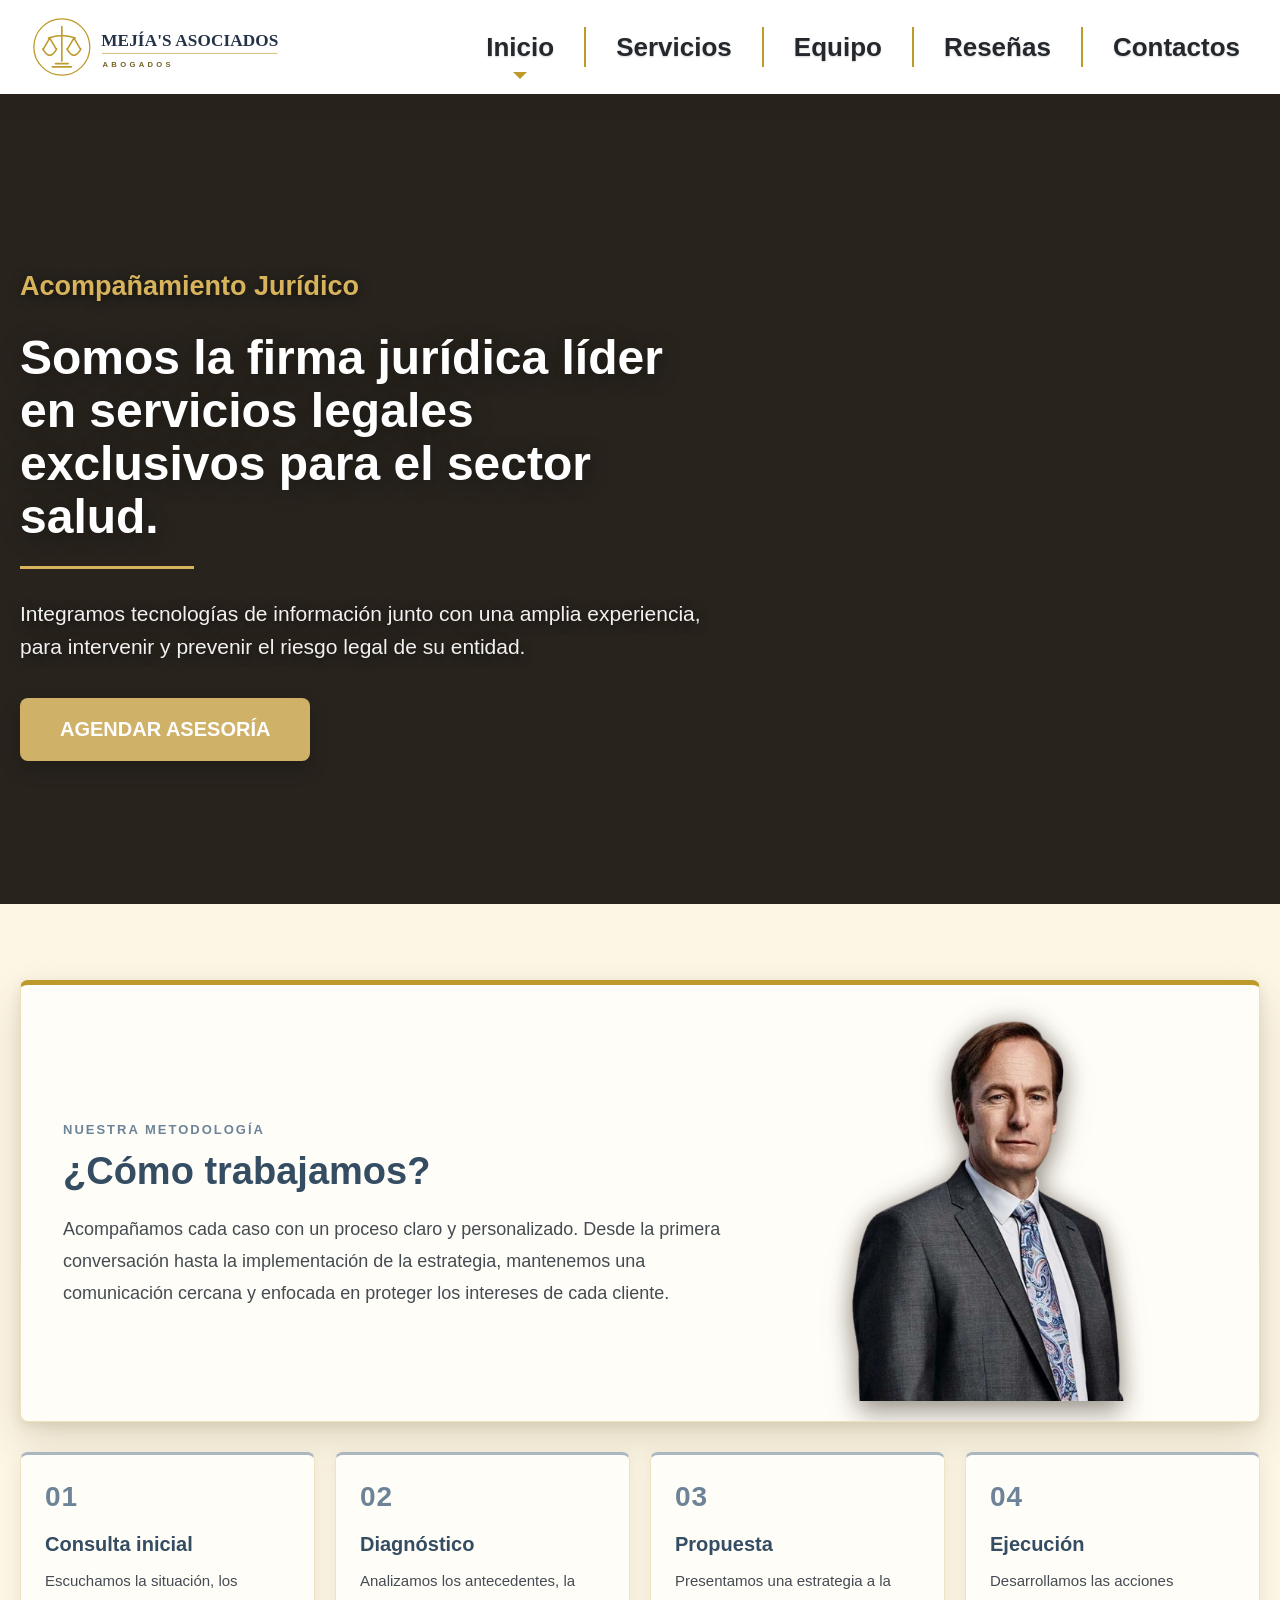
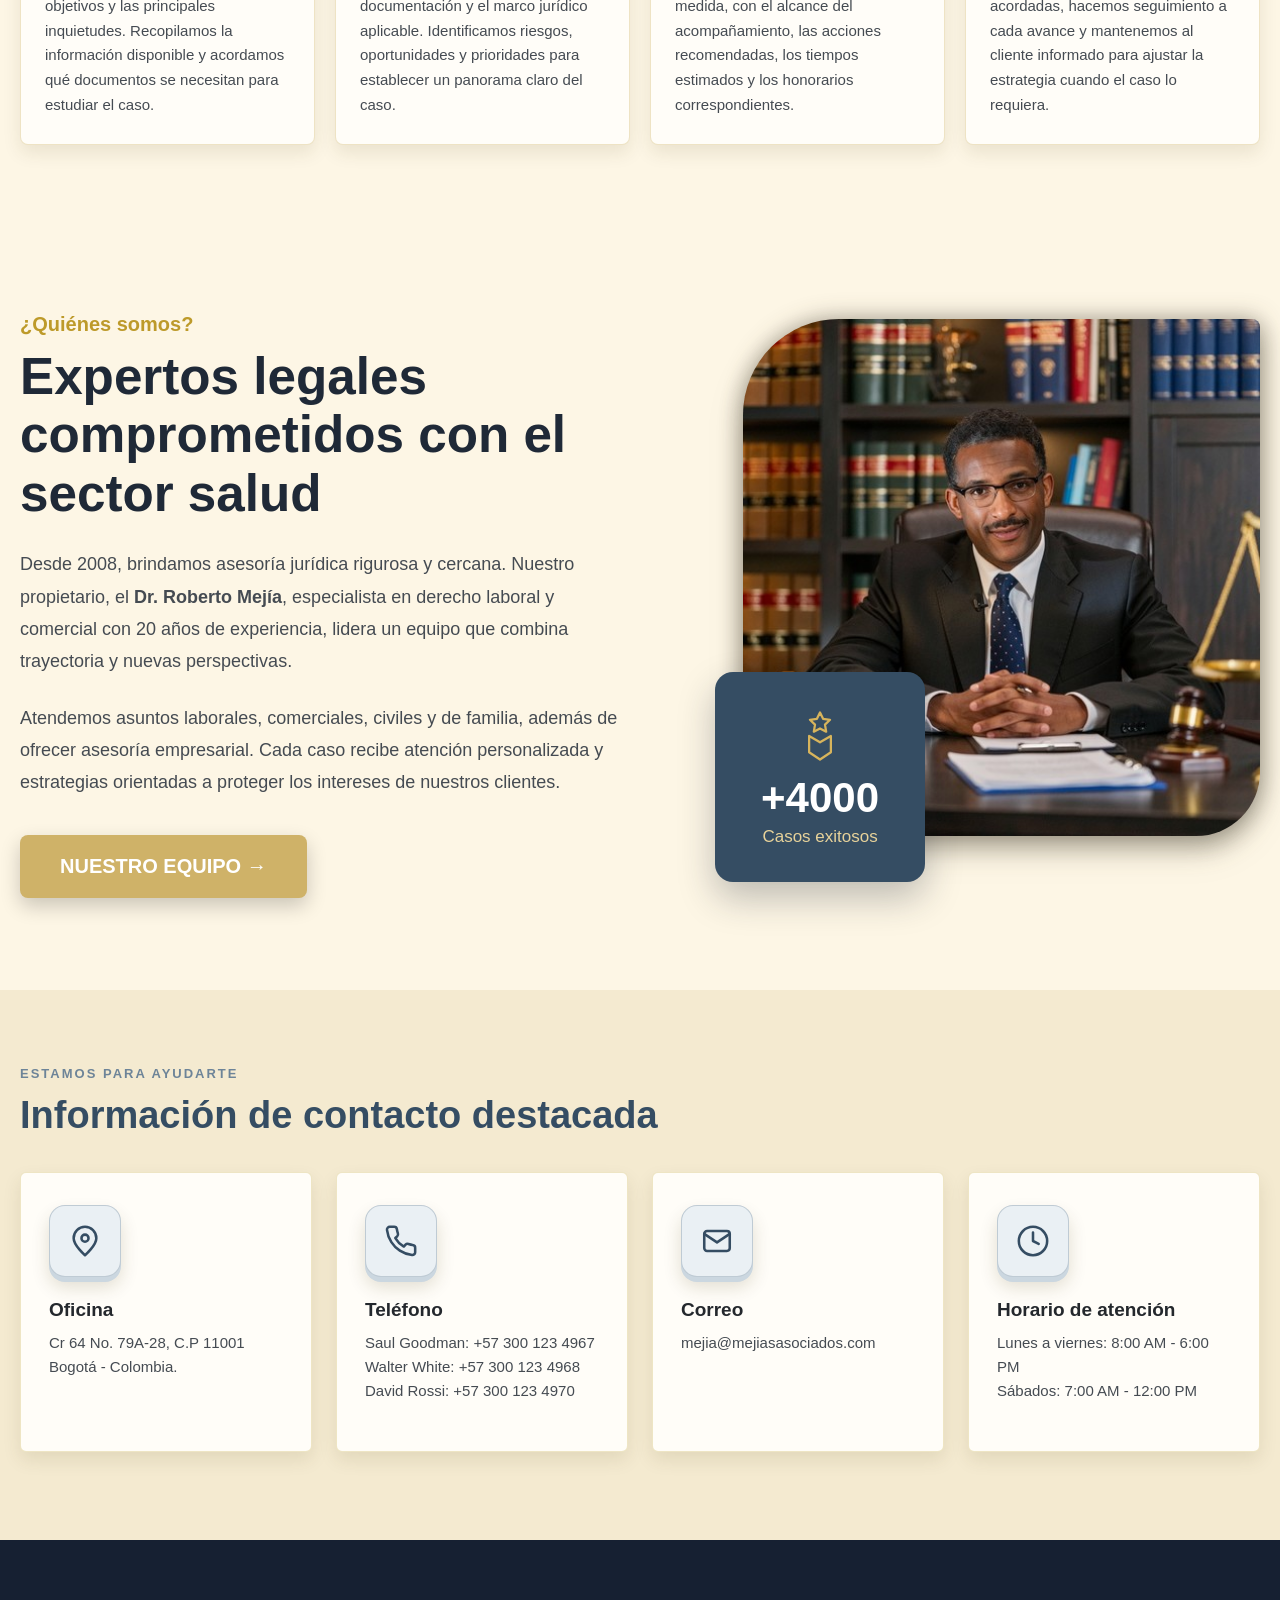
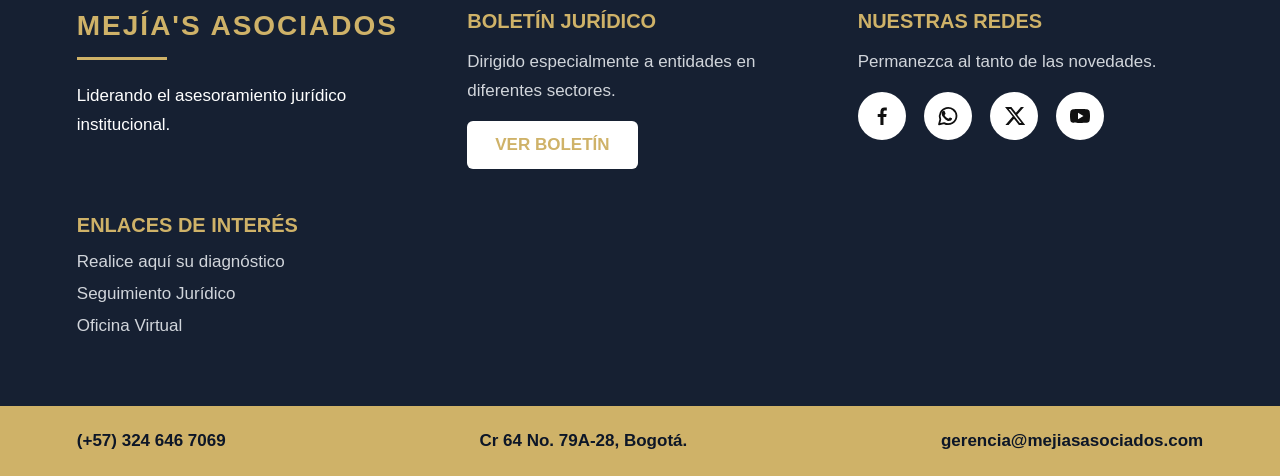
<file: index.html>
<!DOCTYPE html>
<html lang="en">

<head>
    <meta charset="UTF-8">
    <meta name="viewport" content="width=device-width, initial-scale=1.0">
    <title>Mejia's Asociados - Abogados</title>
    <link rel="stylesheet" href="inicio.css">
</head>

<body class="background-video">
    <div class="contenedorPrincipal">
        <div class="barraNavegacion-1-1">
            <img class="img-logoPrincipal" src="./Imagenes/logo-mejias-asociados.svg" alt="Mejía's Asociados Abogados">
            <input class="menu-toggle" type="checkbox" id="menu-toggle" aria-label="Abrir menú de navegación">
            <label class="boton-menu" for="menu-toggle" aria-controls="menu-navegacion">
                <span></span>
                <span></span>
                <span></span>
            </label>
            <div class="barraNavegacion-1-2" id="menu-navegacion">
                <h1 class="seccion-actual" aria-current="page">Inicio</h1>
                <div class="separador"></div>
                <h1 onclick="location.href='pagina-2.html'">Servicios</h1>
                <div class="separador"></div>
                <h1>Equipo</h1>
                <div class="separador"></div>
                <h1>Reseñas</h1>
                <div class="separador"></div>
                <h1>Contactos</h1>
            </div>
        </div>
        <div class="hero">
            <video autoplay muted loop playsinline class="video-fondo">
                <source src="./videos/video-hero.mp4" type="video/mp4">
            </video>
            <div class="hero-contenido">
                <p class="hero-etiqueta">Acompañamiento Jurídico</p>
                <h1>Somos la firma jurídica líder en servicios legales exclusivos para el sector salud.</h1>
                <div class="hero-regla"></div>
                <p style="font-family: Arial, Helvetica, sans-serif;">Integramos tecnologías de información junto con
                    una amplia experiencia, para intervenir y prevenir el
                    riesgo legal de su entidad.</p>
                <button class="hero-boton"
                    onclick="document.getElementById('modalAsesoria').style.display='flex'">AGENDAR ASESORÍA</button>
            </div>
        </div>
        <section class="info-comoTrabajamos" id="como-trabajamos" aria-labelledby="titulo-como-trabajamos">
            <div class="seccion-tarjeta">
                <div class="seccion-contenido">
                    <p class="seccion-etiqueta">Nuestra metodología</p>
                    <h2 id="titulo-como-trabajamos">¿Cómo trabajamos?</h2>
                    <p>Acompañamos cada caso con un proceso claro y personalizado. Desde la primera conversación hasta
                        la implementación de la estrategia, mantenemos una comunicación cercana y enfocada en proteger
                        los intereses de cada cliente.</p>
                </div>
                <div class="seccion-imagen">
                    <img src="./Imagenes/abogado1.png" alt="Abogado de Mejia's Asociados">
                </div>
            </div>
            <ol class="proceso-etapas" aria-label="Etapas de nuestro proceso de trabajo">
                <li class="proceso-etapa">
                    <span class="proceso-numero" aria-hidden="true">01</span>
                    <h3>Consulta inicial</h3>
                    <p>Escuchamos la situación, los objetivos y las principales inquietudes. Recopilamos la información
                        disponible y acordamos qué documentos se necesitan para estudiar el caso.</p>
                </li>
                <li class="proceso-etapa">
                    <span class="proceso-numero" aria-hidden="true">02</span>
                    <h3>Diagnóstico</h3>
                    <p>Analizamos los antecedentes, la documentación y el marco jurídico aplicable. Identificamos
                        riesgos, oportunidades y prioridades para establecer un panorama claro del caso.</p>
                </li>
                <li class="proceso-etapa">
                    <span class="proceso-numero" aria-hidden="true">03</span>
                    <h3>Propuesta</h3>
                    <p>Presentamos una estrategia a la medida, con el alcance del acompañamiento, las acciones
                        recomendadas, los tiempos estimados y los honorarios correspondientes.</p>
                </li>
                <li class="proceso-etapa">
                    <span class="proceso-numero" aria-hidden="true">04</span>
                    <h3>Ejecución</h3>
                    <p>Desarrollamos las acciones acordadas, hacemos seguimiento a cada avance y mantenemos al cliente
                        informado para ajustar la estrategia cuando el caso lo requiera.</p>
                </li>
            </ol>
        </section>

        <section class="sobre-nosotros" id="sobre-nosotros" aria-labelledby="titulo-sobre-nosotros">
            <div class="sobre-nosotros-diseno">
                <div class="sobre-nosotros-contenido">
                    <p class="seccion-etiqueta">¿Quiénes somos?</p>
                    <h2 id="titulo-sobre-nosotros">Expertos legales comprometidos con el sector salud</h2>
                    <p>Desde 2008, brindamos asesoría jurídica rigurosa y cercana. Nuestro propietario, el <strong>Dr.
                            Roberto Mejía</strong>, especialista en derecho laboral y comercial con 20 años de
                        experiencia, lidera un equipo que combina trayectoria y nuevas perspectivas.</p>
                    <p>Atendemos asuntos laborales, comerciales, civiles y de familia, además de ofrecer asesoría
                        empresarial. Cada caso recibe atención personalizada y estrategias orientadas a proteger los
                        intereses de nuestros clientes.</p>
                    <div class="sobre-nosotros-boton">NUESTRO EQUIPO →</div>
                </div>
                <div class="sobre-nosotros-visual">
                    <img src="./Imagenes/abogado2.jpg" alt="Abogado de Mejia's Asociados en su oficina">
                    <div class="sobre-nosotros-casos" aria-label="Más de 4000 casos exitosos">
                        <svg viewBox="0 0 64 64" fill="none" aria-hidden="true">
                            <path d="m32 6 3.4 7 7.7 1.1-5.6 5.4 1.3 7.7-6.8-3.6-6.8 3.6 1.3-7.7-5.6-5.4 7.7-1.1L32 6Z"
                                stroke="currentColor" stroke-width="2.5" stroke-linejoin="round" />
                            <path d="m20 32 12 7 12-7v18l-12 8-12-8V32Z" stroke="currentColor" stroke-width="2.5"
                                stroke-linejoin="round" />
                        </svg>
                        <strong>+4000</strong>
                        <span>Casos exitosos</span>
                    </div>
                </div>
            </div>
        </section>

        <section class="contactos-destacados" id="contactos" aria-labelledby="titulo-contactos">
            <div class="contactos-cabecera">
                <p class="seccion-etiqueta">Estamos para ayudarte</p>
                <h2 id="titulo-contactos">Información de contacto destacada</h2>
            </div>
            <div class="contactos-grid">
                <article class="contacto-card">
                    <div class="contacto-icono" aria-hidden="true">
                        <svg viewBox="0 0 24 24" fill="none" stroke="currentColor" stroke-width="1.8"
                            stroke-linecap="round" stroke-linejoin="round">
                            <path d="M20 10c0 5-8 12-8 12S4 15 4 10a8 8 0 1 1 16 0Z"></path>
                            <circle cx="12" cy="10" r="2.5"></circle>
                        </svg>
                    </div>
                    <h3>Oficina</h3>
                    <p>Cr 64 No. 79A-28, C.P 11001
                        Bogotá - Colombia.</p>
                </article>
                <article class="contacto-card">
                    <div class="contacto-icono" aria-hidden="true">
                        <svg viewBox="0 0 24 24" fill="none" stroke="currentColor" stroke-width="1.8"
                            stroke-linecap="round" stroke-linejoin="round">
                            <path
                                d="M22 16.9v3a2 2 0 0 1-2.2 2 19.8 19.8 0 0 1-8.6-3.1 19.4 19.4 0 0 1-6-6A19.8 19.8 0 0 1 2.1 4.2 2 2 0 0 1 4.1 2h3a2 2 0 0 1 2 1.7c.1 1 .4 2 .7 2.9a2 2 0 0 1-.5 2.1L8 9.9a16 16 0 0 0 6 6l1.2-1.3a2 2 0 0 1 2.1-.5c.9.3 1.9.6 2.9.7a2 2 0 0 1 1.8 2.1Z">
                            </path>
                        </svg>
                    </div>
                    <h3>Teléfono</h3>
                    <p>Saul Goodman: +57 300 123 4967 <br>
                        Walter White: +57 300 123 4968 <br>
                        David Rossi: +57 300 123 4970 <br>

                    </p>
                </article>
                <article class="contacto-card">
                    <div class="contacto-icono" aria-hidden="true">
                        <svg viewBox="0 0 24 24" fill="none" stroke="currentColor" stroke-width="1.8"
                            stroke-linecap="round" stroke-linejoin="round">
                            <rect x="3" y="5" width="18" height="14" rx="2"></rect>
                            <path d="m3 7 9 6 9-6"></path>
                        </svg>
                    </div>
                    <h3>Correo</h3>
                    <p>mejia@mejiasasociados.com</p>
                </article>
                <article class="contacto-card">
                    <div class="contacto-icono" aria-hidden="true">
                        <svg viewBox="0 0 24 24" fill="none" stroke="currentColor" stroke-width="1.8"
                            stroke-linecap="round" stroke-linejoin="round">
                            <circle cx="12" cy="12" r="10"></circle>
                            <path d="M12 6v6l4 2"></path>
                        </svg>
                    </div>
                    <h3>Horario de atención</h3>
                    <p>Lunes a viernes: 8:00 AM - 6:00 PM <br>
                        Sábados: 7:00 AM - 12:00 PM</p>
                </article>
            </div>
        </section>

        <div class="piePaginaNuevo">
            <div class="contenedorPiePaginaSuperior">
                <div class="columnaPiePagina logoSloganPiePagina">
                    <h2 class="textoLogoPiePagina">MEJÍA'S ASOCIADOS</h2>
                    <div class="lineaDoradaCorta"></div>
                    <p>Liderando el asesoramiento jurídico institucional.</p>
                </div>
                <div class="columnaPiePagina">
                    <h3 class="tituloDoradoPiePagina">BOLETÍN JURÍDICO</h3>
                    <p style="color: #d1d5db; margin-bottom: 15px; font-size: 17px;">Dirigido especialmente a entidades
                        en diferentes sectores.</p>
                    <a href="mailto:gerencia@mejiasasociados.com?subject=Bolet%C3%ADn%20jur%C3%ADdico"
                        class="botonBlanco">VER BOLETÍN</a>
                </div>
                <div class="columnaPiePagina">
                    <h3 class="tituloDoradoPiePagina">NUESTRAS REDES</h3>
                    <p style="color: #d1d5db; margin-bottom: 15px; font-size: 17px;">Permanezca al tanto de las
                        novedades.</p>
                    <div class="iconosRedes">
                        <a href="https://www.facebook.com/" target="_blank" rel="noopener noreferrer" class="iconoRed">
                            <svg viewBox="0 0 24 24" style="width: 24px; height: 24px; fill: currentColor;">
                                <path
                                    d="M13.5 21v-8h2.7l.4-3.1h-3.1v-2c0-.9.3-1.5 1.6-1.5h1.7V3.6c-.3 0-1.3-.1-2.4-.1-2.4 0-4 1.5-4 4.2v2.3H7.7v3.1h2.7v8h3.1Z" />
                            </svg>
                        </a>
                        <button type="button" class="iconoRed">
                            <svg viewBox="0 0 24 24" style="width: 24px; height: 24px;">
                                <path d="M20.5 11.7a8.4 8.4 0 0 1-12.4 7.4L3 20.4l1.3-5a8.4 8.4 0 1 1 16.2-3.7Z"
                                    fill="none" stroke="currentColor" stroke-width="1.8" stroke-linejoin="round" />
                                <path
                                    d="M8.5 7.8c-.3-.6-.6-.6-.9-.6h-.7c-.3 0-.7.1-1 .5s-1.3 1.3-1.3 3.1 1.3 3.5 1.5 3.7c.2.3 2.5 4 6.1 5.4 3 .1 3.6-.1 4.3-.8s.9-1.4 1-1.7c.1-.3.1-.6-.1-.7l-2.2-1.1c-.3-.1-.5-.2-.7.2l-.9 1.1c-.2.2-.4.3-.7.1a9 9 0 0 1-2.7-1.7 10 10 0 0 1-1.8-2.3c-.2-.3 0-.5.1-.7l.6-.7c.2-.2.2-.4.3-.6.1-.2 0-.5-.1-.7l-1-2.5Z"
                                    transform="translate(2 1) scale(.8)" fill="currentColor" />
                            </svg>
                        </button>
                        <a href="https://x.com/" target="_blank" rel="noopener noreferrer" class="iconoRed">
                            <svg viewBox="0 0 24 24" style="width: 24px; height: 24px; fill: currentColor;">
                                <path
                                    d="M18.9 3H22l-6.8 7.8L23.2 21h-6.3L12 14.8 6.6 21H3.4l7.3-8.4L3 3h6.4l4.5 5.8L18.9 3Zm-1.1 16h1.7L8.5 4.9H6.7L17.8 19Z" />
                            </svg>
                        </a>
                        <a href="https://www.youtube.com/" target="_blank" rel="noopener noreferrer" class="iconoRed">
                            <svg viewBox="0 0 24 24" style="width: 24px; height: 24px; fill: currentColor;">
                                <path
                                    d="M21.6 7.2a2.5 2.5 0 0 0-1.8-1.8C18.2 5 12 5 12 5s-6.2 0-7.8.4a2.5 2.5 0 0 0-1.8 1.8A26 26 0 0 0 2 12a26 26 0 0 0 .4 4.8 2.5 2.5 0 0 0 1.8 1.8C5.8 19 12 19 12 19s6.2 0 7.8-.4a2.5 2.5 0 0 0 1.8-1.8A26 26 0 0 0 22 12a26 26 0 0 0-.4-4.8ZM10 15.2V8.8l5.5 3.2-5.5 3.2Z" />
                            </svg>
                        </a>
                    </div>
                </div>
                <div class="columnaPiePagina">
                    <h3 class="tituloDoradoPiePagina">ENLACES DE INTERÉS</h3>
                    <div class="listaEnlacesTexto">
                        <a href="#contactos">Realice aquí su diagnóstico</a>
                        <a href="#contactos">Seguimiento Jurídico</a>
                        <a href="#contactos">Oficina Virtual</a>
                    </div>
                </div>
            </div>

            <div class="franjaDoradaInferior">
                <div class="itemFranjaInferior">
                    <a href="tel:+573246467069">(+57) 324 646 7069</a>
                </div>
                <div class="itemFranjaInferior">
                    <span>Cr 64 No. 79A-28, Bogotá.</span>
                </div>
                <div class="itemFranjaInferior">
                    <a href="mailto:gerencia@mejiasasociados.com">gerencia@mejiasasociados.com</a>
                </div>
            </div>
        </div>

    </div>

    <div id="modalAsesoria" class="contenedorModal">
        <div class="cuerpoModal">
            <span class="cerrarModal"
                onclick="document.getElementById('modalAsesoria').style.display='none'">&times;</span>
            <div class="cabeceraModal">
                <p class="subtituloModalTexto">¡Le ofrecemos la asesoría jurídica que necesita!</p>
                <h2>Obtenga una evaluación y consulta de su caso ahora</h2>
            </div>

            <div class="formularioModalCita">
                <div class="campoFormulario">
                    <span class="textoEtiqueta">Nombre Completo <span class="asteriscoObligatorio">*</span></span>
                    <input type="text" class="entradaTexto" autocomplete="off">
                </div>

                <div class="filaDobleFormulario">
                    <div class="campoFormulario">
                        <span class="textoEtiqueta">Correo Electrónico <span
                                class="asteriscoObligatorio">*</span></span>
                        <input type="email" class="entradaTexto" autocomplete="off">
                    </div>
                    <div class="campoFormulario">
                        <span class="textoEtiqueta">Teléfono celular <span class="asteriscoObligatorio">*</span></span>
                        <input type="tel" class="entradaTexto" autocomplete="off">
                    </div>
                </div>

                <div class="campoFormulario">
                    <span class="textoEtiqueta">Cuéntenos su caso <span class="asteriscoObligatorio">*</span></span>
                    <textarea class="entradaAreaTexto" rows="4" autocomplete="off"></textarea>
                </div>

                <div class="campoFormularioTerminos">
                    <span class="textoEtiqueta">Uso y tratamiento de datos personales <span
                            class="asteriscoObligatorio">*</span></span>
                    <div class="contenedorCasilla">
                        <input type="checkbox">
                        <span>Acepto la <a href="#" class="enlacePolitica">política de uso y tratamiento de datos
                                personales</a></span>
                    </div>
                </div>

                <div class="contenedorBotonEnviar">
                    <button type="button" class="botonEnviarModal"
                        onclick="document.getElementById('modalAsesoria').style.display='none'">Enviar</button>
                </div>
            </div>
        </div>
    </div>
</body>

</html>
</file>
<file: inicio.css>
* {
    padding: 0px;
    border: 0px;
    margin: 0px;
    box-sizing: border-box;
}

:root {
    --azul-profundo: #354d63;
    --azul-medio: #6d8498;
    --azul-claro: #eaf0f4;
    --texto-principal: #24282d;
    --texto-secundario: #454b52;
}

.contenedorPrincipal {
    display: flex;
    flex-direction: column;
    align-items: stretch;
    padding-top: 94px;
}

.img-logoPrincipal {
    display: block;
    align-self: center;
    width: min(280px, 75%);
    height: auto;
    margin: 6px 0;
}

.barraNavegacion-1-1 {
    position: fixed;
    top: 0;
    left: 0;
    z-index: 100;
    display: flex;
    justify-content: space-between;
    align-items: center;
    width: 100%;
    min-height: 94px;
    background-color: white;
    padding: 0 30px;
    box-shadow: 0 8px 20px rgba(47, 38, 19, 0.14);
}

.botonInicio {
    background-color: #bd9a2a;
    padding: 4px;
    border-radius: 10px 0px 10px 0px;
}

.barraNavegacion-1-2 {
    display: flex;
    flex-direction: row;
    justify-content: flex-end;
    gap: 20px;
    align-items: center;
    font-family: Arial, Helvetica, sans-serif;
    font-size: small;
    color: var(--texto-principal);
}

.menu-toggle {
    position: absolute;
    width: 1px;
    height: 1px;
    overflow: hidden;
    clip: rect(0, 0, 0, 0);
    white-space: nowrap;
    clip-path: inset(50%);
}

.boton-menu {
    display: none;
}

.barraNavegacion-1-2 h1 {
    position: relative;
    cursor: pointer;
    padding: 6px 10px;
    border-radius: 8px;
    text-shadow: 0 1px 2px rgba(36, 40, 45, 0.2);
    transition: background-color 0.3s ease, color 0.3s ease, transform 0.2s ease, box-shadow 0.3s ease;
}

.barraNavegacion-1-2 h1.seccion-actual::after {
    position: absolute;
    bottom: -10px;
    left: 50%;
    width: 0;
    height: 0;
    border-right: 7px solid transparent;
    border-bottom: 0;
    border-left: 7px solid transparent;
    border-top: 7px solid #bd9a2a;
    content: "";
    transform: translateX(-50%);
}

.barraNavegacion-1-2 h1:hover {
    background-color: #bd9a2a;
    color: #ffffff;
    text-shadow: 0 1px 2px rgba(46, 36, 8, 0.3);
    transform: translateY(-2px);
    box-shadow: 0px 4px 10px rgba(189, 154, 42, 0.4);
}

.separador {
    width: 0;
    border: 1px solid #bd9a2a;
    height: 40px;
}

@media (max-width: 1112px) {
    .contenedorPrincipal {
        padding-top: 0;
    }

    .barraNavegacion-1-1 {
        position: relative;
        display: flex;
        flex-direction: row;
        justify-content: space-between;
        align-items: center;
        padding: 0 20px;
    }

    .img-logoPrincipal {
        margin: 6px 0;
    }

    .boton-menu {
        display: flex;
        flex-direction: column;
        justify-content: center;
        gap: 6px;
        width: 52px;
        height: 52px;
        padding: 12px;
        border: none;
        border-radius: 10px;
        background: #bd9a2a;
        cursor: pointer;
        transition: transform 0.2s ease, box-shadow 0.2s ease, background-color 0.2s ease;
    }

    .boton-menu:hover {
        transform: translateY(-3px);
        background-color: #d7b45c;
        box-shadow: 0 6px 16px rgba(189, 154, 42, 0.55);
    }

    .boton-menu span {
        display: block;
        width: 100%;
        height: 3px;
        background: #ffffff;
        border-radius: 2px;
        transition: transform 0.5s ease, opacity 0.2s ease;
    }

    .menu-toggle:focus-visible+.boton-menu {
        outline: 3px solid rgba(189, 154, 42, 0.55);
        outline-offset: 3px;
    }

    .barraNavegacion-1-2 {
        position: absolute;
        top: 100%;
        right: 16px;
        z-index: 10;
        display: none;
        flex-direction: column;
        align-items: stretch;
        gap: 2px;
        width: min(320px, calc(100vw - 32px));
        padding: 10px;
        background: #b5b4a7;
        box-shadow: 0 10px 24px rgba(0, 0, 0, 0.18);
    }

    .menu-toggle:checked~.barraNavegacion-1-2 {
        display: flex;
    }

    .barraNavegacion-1-2 h1 {
        padding: 12px;
        font-size: 16px;
    }

    .barraNavegacion-1-2 h1.seccion-actual::after {
        bottom: 2px;
    }

    .separador {
        display: none;
    }

    .menu-toggle:checked+.boton-menu span:first-child {
        transform: translateY(9px) rotate(45deg);
    }

    .menu-toggle:checked+.boton-menu span:nth-child(2) {
        opacity: 0;
    }

    .menu-toggle:checked+.boton-menu span:last-child {
        transform: translateY(-9px) rotate(-45deg);
    }
}

.hero {
    position: relative;
    z-index: 1;
    display: flex;
    align-items: center;
    justify-content: flex-start;
    width: 100%;
    min-height: 90vh;
    padding: 10px 20px;
    overflow: hidden;
    color: #ffffff;
    background: #28231d;
    transition: transform 0.3s ease, box-shadow 0.3s ease;
}

.hero:hover {
    z-index: 2;
    transform: translateY(-8px);
    box-shadow: 0 28px 52px rgba(40, 35, 29, 0.38);
}

.video-fondo {
    position: absolute;
    top: 0;
    left: 0;
    width: 100%;
    height: 100%;
    object-fit: cover;
    z-index: 1;
    filter: blur(8px) brightness(0.5);
}

.hero-contenido {
    position: relative;
    z-index: 3;
    display: flex;
    flex-direction: column;
    align-items: flex-start;
    width: min(760px, 100%);
    color: #ffffff;
    text-align: left;
}

.hero-contenido .hero-etiqueta {
    margin-bottom: 24px;
    color: #d7b45c;
    font-size: 27px;
    font-family: Arial, Helvetica, sans-serif;
    font-weight: 700;
}

.hero-contenido h1 {
    font-family: Arial, Helvetica, sans-serif;
    max-width: 700px;
    font-size: 48px;
    font-weight: 800;
    line-height: 1.1;
    text-shadow: 0 3px 22px rgba(0, 0, 0, 0.4);
}

.hero-contenido p {
    max-width: 720px;
    margin-top: 28px;
    color: rgba(255, 255, 255, 0.94);
    font-size: 21px;
    line-height: 1.6;
    text-shadow: 0 2px 12px rgba(0, 0, 0, 0.55);
}

.hero-regla {
    width: 174px;
    height: 3px;
    margin-top: 22px;
    background: #d7b45c;
}

.hero-boton {
    display: inline-flex;
    align-items: center;
    justify-content: center;
    gap: 12px;
    margin-top: 34px;
    padding: 20px 40px;
    border-radius: 8px;
    background: #cfb268;
    color: white;
    font-family: Arial, Helvetica, sans-serif;
    font-size: 20px;
    font-weight: bold;
    letter-spacing: normal;
    text-decoration: none;
    text-transform: none;
    cursor: pointer;
    border: none;
    box-shadow: 0 8px 20px rgba(0, 0, 0, 0.2);
    transition: background-color 0.3s ease, color 0.3s ease, transform 0.2s ease, box-shadow 0.3s ease;
}

.hero-boton:hover {
    transform: translateY(-2px);
    background: #b89c30;
    box-shadow: 0px 4px 10px rgba(189, 154, 42, 0.4);
    color: white;
}

@media (max-width: 700px) {
    .hero {
        min-height: 500px;
        padding: 56px 20px;
    }

    .hero-contenido h1 {
        font-size: 38px;
    }

    .hero-contenido .hero-etiqueta {
        margin-bottom: 18px;
        font-size: 22px;
    }

    .hero-contenido p {
        margin-top: 22px;
        font-size: 17px;
    }

    .hero-boton {
        margin-top: 26px;
    }
}

.info-comoTrabajamos,
.sobre-nosotros {
    padding: 76px 20px;
    background: #fdf6e5;
    color: var(--texto-principal);
    font-family: Arial, Helvetica, sans-serif;
}

.seccion-tarjeta {
    display: grid;
    grid-template-columns: minmax(0, 1.2fr) minmax(260px, 0.8fr);
    align-items: center;
    gap: 32px;
    padding: 36px 42px 10px;
    overflow: hidden;
    border: 1px solid rgba(189, 154, 42, 0.28);
    border-top: 5px solid #bd9a2a;
    border-radius: 8px;
    background: #fffdf8;
    box-shadow: 0 18px 40px rgba(69, 54, 14, 0.16), 0 4px 12px rgba(69, 54, 14, 0.1);
    transition: transform 0.3s ease, box-shadow 0.3s ease, border-color 0.3s ease;
}

.seccion-tarjeta:hover {
    transform: translateY(-8px);
    border-color: rgba(189, 154, 42, 0.55);
    box-shadow: 0 28px 52px rgba(69, 54, 14, 0.24), 0 10px 22px rgba(69, 54, 14, 0.16);
}

.proceso-etapas {
    display: grid;
    grid-template-columns: repeat(4, minmax(0, 1fr));
    gap: 20px;
    margin-top: 30px;
    padding: 0;
    list-style: none;
}

.proceso-etapa {
    min-height: 250px;
    padding: 26px 24px;
    border: 1px solid rgba(189, 154, 42, 0.25);
    border-top: 3px solid rgba(109, 132, 152, 0.58);
    border-radius: 8px;
    background: #fffdf8;
    box-shadow: 0 8px 18px rgba(69, 54, 14, 0.1);
    transition: transform 0.25s ease, box-shadow 0.25s ease, border-color 0.25s ease;
}

.proceso-etapa:hover {
    transform: translateY(-6px);
    border-color: var(--azul-medio);
    box-shadow: 0 8px 20px rgba(109, 132, 152, 0.2), 0 18px 30px rgba(69, 54, 14, 0.14);
}

.proceso-numero {
    display: inline-block;
    margin-bottom: 18px;
    color: var(--azul-medio);
    font-size: 28px;
    font-weight: 800;
    letter-spacing: 1px;
}

.proceso-etapa h3 {
    color: var(--azul-profundo);
    font-size: 20px;
    line-height: 1.3;
}

.proceso-etapa p {
    margin-top: 12px;
    color: var(--texto-secundario);
    font-size: 15px;
    line-height: 1.65;
}

.seccion-contenido,
.contactos-cabecera,
.contactos-grid {
    width: 100%;
    margin: 0;
}

.seccion-etiqueta {
    margin-bottom: 12px;
    color: var(--azul-medio);
    font-size: 13px;
    font-weight: 800;
    letter-spacing: 2px;
    text-transform: uppercase;
}

.seccion-contenido h2,
.contactos-cabecera h2 {
    color: var(--azul-profundo);
    font-size: 38px;
    line-height: 1.2;
}

.seccion-contenido>p:not(.seccion-etiqueta) {
    max-width: 850px;
    margin-top: 18px;
    color: var(--texto-secundario);
    font-size: 18px;
    line-height: 1.8;
}

.seccion-imagen {
    display: flex;
    align-items: flex-end;
    justify-content: center;
    align-self: stretch;
    min-width: 0;
}

.seccion-imagen img {
    display: block;
    width: min(100%, 390px);
    height: 390px;
    object-fit: contain;
    object-position: center bottom;
    filter: drop-shadow(0 0 12px rgba(46, 38, 23, 0.38)) drop-shadow(0 14px 12px rgba(46, 38, 23, 0.28));
    transform: translateY(-10px);
    transition: transform 0.3s ease, filter 0.3s ease;
}

.sobre-nosotros .seccion-tarjeta {
    grid-template-columns: minmax(0, 1fr);
}

.sobre-nosotros .seccion-contenido {
    padding: 76px 20px;
    background: #fffdf8;
    font-family: Arial, Helvetica, sans-serif;
}

.sobre-nosotros-diseno {
    display: grid;
    grid-template-columns: minmax(0, 1fr) minmax(320px, 0.9fr);
    align-items: center;
    gap: clamp(36px, 7vw, 96px);
    width: min(1320px, 100%);
    margin: 0 auto;
}

.sobre-nosotros-contenido {
    padding: 16px 0;
}

.sobre-nosotros-contenido .seccion-etiqueta {
    color: #bd9a2a;
    font-size: 20px;
    letter-spacing: 0;
    text-transform: none;
}

.sobre-nosotros-contenido h2 {
    max-width: 660px;
    color: #1f2937;
    font-size: clamp(34px, 4vw, 52px);
    font-weight: 800;
    line-height: 1.15;
}

.sobre-nosotros-contenido>p:not(.seccion-etiqueta) {
    max-width: 680px;
    margin-top: 24px;
    color: var(--texto-secundario);
    font-size: 18px;
    line-height: 1.8;
}

.sobre-nosotros-boton {
    display: inline-flex;
    align-items: center;
    justify-content: center;
    gap: 16px;
    margin-top: 36px;
    padding: 20px 40px;
    border-radius: 8px;
    background: #cfb268;
    color: white;
    box-shadow: 0 8px 20px rgba(0, 0, 0, 0.2);
    font-size: 20px;
    font-weight: bold;
    letter-spacing: normal;
    text-decoration: none;
    text-transform: none;
    border: none;
    cursor: default;
    transition: none;
}

.sobre-nosotros-visual {
    position: relative;
    min-width: 0;
    padding: 0 0 36px 28px;
}

.sobre-nosotros-visual>img {
    display: block;
    width: 100%;
    aspect-ratio: 1 / 1;
    border-radius: 96px 8px 64px 8px;
    object-fit: cover;
    filter: drop-shadow(0 0 12px rgba(46, 38, 23, 0.38)) drop-shadow(0 14px 12px rgba(46, 38, 23, 0.28));
    transform: translateY(-10px);
    transition: transform 0.3s ease, filter 0.3s ease;
}

.sobre-nosotros-visual>img:hover {
    filter: drop-shadow(0 0 20px rgba(46, 38, 23, 0.58)) drop-shadow(0 24px 20px rgba(46, 38, 23, 0.38));
    transform: translateY(-20px);
}

.sobre-nosotros-casos {
    position: absolute;
    bottom: 0;
    left: 0;
    display: flex;
    flex-direction: column;
    align-items: center;
    justify-content: center;
    width: 210px;
    min-height: 210px;
    padding: 22px;
    border-radius: 18px;
    background: var(--azul-profundo);
    color: #ffffff;
    text-align: center;
    box-shadow: 0 16px 36px rgba(31, 41, 55, 0.28);
}

.sobre-nosotros-casos svg {
    width: 58px;
    height: 58px;
    margin-bottom: 12px;
    color: #d7b45c;
}

.sobre-nosotros-casos strong {
    font-size: 42px;
    line-height: 1;
}

.sobre-nosotros-casos span {
    margin-top: 8px;
    color: #e7d29a;
    font-size: 17px;
}

.seccion-imagen img:hover,
.seccion-tarjeta:hover .seccion-imagen img {
    filter: drop-shadow(0 0 20px rgba(46, 38, 23, 0.58)) drop-shadow(0 24px 20px rgba(46, 38, 23, 0.38));
    transform: translateY(-20px);
}

.contactos-destacados {
    position: relative;
    z-index: 1;
    padding: 76px 20px 88px;
    background: #f4ead0;
    font-family: Arial, Helvetica, sans-serif;
    transition: transform 0.3s ease, box-shadow 0.3s ease;
}

.contactos-destacados:hover {
    z-index: 2;
    transform: translateY(-8px);
    box-shadow: 0 28px 52px rgba(69, 54, 14, 0.24);
}

.contactos-cabecera {
    margin-bottom: 34px;
}

.contactos-grid {
    display: grid;
    grid-template-columns: repeat(4, minmax(0, 1fr));
    gap: 24px;
}

.contacto-card {
    min-height: 280px;
    padding: 32px 28px;
    border: 1px solid rgba(189, 154, 42, 0.25);
    border-radius: 6px;
    background: #fffdf8;
    color: var(--texto-principal);
    box-shadow: 0 8px 18px rgba(69, 54, 14, 0.1);
    transition: transform 0.25s ease, box-shadow 0.25s ease, border-color 0.25s ease;
}

.contacto-card:hover {
    transform: translateY(-8px);
    border-color: #bd9a2a;
    background: #fffaf0;
    box-shadow: 0 8px 20px rgba(189, 154, 42, 0.38), 0 20px 34px rgba(69, 54, 14, 0.16);
}

.contacto-icono {
    display: grid;
    width: 72px;
    height: 72px;
    margin-bottom: 22px;
    place-items: center;
    border: 1px solid rgba(109, 132, 152, 0.35);
    border-radius: 16px;
    background: var(--azul-claro);
    color: var(--azul-profundo);
    box-shadow: 0 5px 0 #cbd7e0, 0 10px 18px rgba(69, 54, 14, 0.16);
    transition: transform 0.25s ease, box-shadow 0.25s ease, background-color 0.25s ease;
}

.contacto-icono svg {
    width: 34px;
    height: 34px;
}

.contacto-card:hover .contacto-icono {
    transform: translateY(-4px) rotate(-4deg);
    background: var(--azul-medio);
    color: #ffffff;
    box-shadow: 0 8px 0 var(--azul-profundo), 0 15px 22px rgba(109, 132, 152, 0.32);
}

.contacto-card h3 {
    color: var(--texto-principal);
    font-size: 19px;
}

.contacto-card p {
    max-width: 100%;
    margin-top: 10px;
    color: var(--texto-secundario);
    font-size: 15px;
    line-height: 1.6;
    overflow-wrap: anywhere;
}

.piePaginaNuevo {
    background-color: #162032;
    color: white;
    font-family: Arial, Helvetica, sans-serif;
    width: 100%;
}

.contenedorPiePaginaSuperior {
    display: flex;
    flex-wrap: wrap;
    justify-content: space-between;
    padding: 70px 6%;
    gap: 45px;
    width: 100%;
}

.columnaPiePagina {
    flex: 1;
    min-width: 280px;
    display: flex;
    flex-direction: column;
}

.textoLogoPiePagina {
    color: #cfb268;
    letter-spacing: 2px;
    font-size: 28px;
    margin-bottom: 15px;
}

.lineaDoradaCorta {
    width: 90px;
    height: 3px;
    background-color: #cfb268;
    margin-bottom: 22px;
}

.columnaPiePagina p {
    font-size: 17px;
    line-height: 1.7;
}

.tituloDoradoPiePagina {
    color: #cfb268;
    margin-bottom: 15px;
    font-size: 20px;
}

.botonBlanco {
    background-color: white;
    color: #cfb268;
    border: none;
    padding: 14px 28px;
    font-weight: bold;
    border-radius: 6px;
    cursor: pointer;
    width: fit-content;
    font-size: 17px;
    text-decoration: none;
    display: inline-flex;
    align-items: center;
    justify-content: center;
    transition: transform 0.2s ease, background-color 0.2s ease, box-shadow 0.2s ease;
}

.botonBlanco:hover {
    transform: translateY(-3px);
    background: #f7f0df;
    box-shadow: 0 8px 20px rgba(215, 180, 92, 0.24);
}

.iconosRedes {
    display: flex;
    gap: 18px;
    flex-wrap: wrap;
}

.iconoRed {
    display: flex;
    justify-content: center;
    align-items: center;
    width: 48px;
    height: 48px;
    background-color: white;
    color: #101010;
    border-radius: 50%;
    border: none;
    overflow: hidden;
    cursor: pointer;
    text-decoration: none;
    transition: transform 0.3s ease, background-color 0.3s ease, color 0.3s ease;
}

.iconoRed:hover {
    transform: scale(1.1);
    background-color: #cfb268;
    color: #172033;
}

.listaEnlacesTexto {
    display: flex;
    flex-direction: column;
    gap: 12px;
}

.listaEnlacesTexto a {
    color: #d1d5db;
    font-size: 17px;
    text-decoration: none;
    transition: color 0.2s ease;
}

.listaEnlacesTexto a:hover {
    color: #cfb268;
}

.franjaDoradaInferior {
    background-color: #cfb268;
    padding: 25px 6%;
    display: flex;
    justify-content: space-between;
    gap: 20px;
    color: #0d1627;
    font-weight: bold;
    font-size: 17px;
    flex-wrap: wrap;
    width: 100%;
}

.itemFranjaInferior {
    display: flex;
    align-items: center;
    gap: 15px;
}

.itemFranjaInferior a,
.itemFranjaInferior span {
    color: #0d1627;
    text-decoration: none;
}

.contenedorModal {
    display: none;
    position: fixed;
    top: 0;
    left: 0;
    width: 100%;
    height: 100%;
    background-color: rgba(13, 22, 39, 0.88);
    z-index: 1000;
    justify-content: center;
    align-items: center;
    overflow-y: auto;
    padding: 20px 0;
}

.cuerpoModal {
    background-color: #162032;
    width: 90%;
    max-width: 750px;
    padding: 55px;
    border-radius: 12px;
    position: relative;
    box-shadow: 0 15px 45px rgba(0, 0, 0, 0.5);
    border: 1px solid rgba(207, 178, 104, 0.3);
    max-height: 90vh;
    overflow-y: auto;
}

.cerrarModal {
    position: absolute;
    top: 22px;
    right: 30px;
    color: #cfb268;
    font-size: 42px;
    font-weight: bold;
    cursor: pointer;
}

.cabeceraModal {
    text-align: center;
    margin-bottom: 35px;
}

.subtituloModalTexto {
    color: #cfb268;
    font-size: 15px;
    font-weight: bold;
    letter-spacing: 1px;
    margin-bottom: 10px;
}

.cabeceraModal h2 {
    color: white;
    font-size: 32px;
    line-height: 1.3;
}

.formularioModalCita {
    display: flex;
    flex-direction: column;
    gap: 25px;
}

.campoFormulario {
    display: flex;
    flex-direction: column;
    gap: 12px;
}

.campoFormulario .textoEtiqueta {
    color: white;
    font-size: 17px;
    font-weight: bold;
}

.asteriscoObligatorio {
    color: #e74c3c;
}

.entradaTexto,
.entradaAreaTexto {
    width: 100%;
    padding: 16px 20px;
    border: none;
    background-color: #ffffff;
    color: #ffffff;
    border-radius: 8px;
    font-size: 17px;
}

.entradaTexto:focus,
.entradaAreaTexto:focus {
    outline: none;
    box-shadow: 0 0 0 3px #cfb268;
}

.filaDobleFormulario,
.grupoDoble {
    display: flex;
    gap: 25px;
}

.filaDobleFormulario .campoFormulario,
.grupoDoble>* {
    flex: 1;
}

.campoFormularioTerminos {
    display: flex;
    flex-direction: column;
    gap: 12px;
    margin-top: 8px;
}

.campoFormularioTerminos .textoEtiqueta {
    font-size: 16px;
    color: white;
}

.contenedorCasilla {
    display: flex;
    align-items: center;
    gap: 15px;
    color: white;
    font-size: 16px;
}

.contenedorCasilla input[type="checkbox"] {
    width: 20px;
    height: 20px;
    accent-color: #cfb268;
    cursor: pointer;
}

.enlacePolitica {
    color: #60a5fa;
    text-decoration: underline;
}

.enlacePolitica:hover {
    color: #93c5fd;
}

.contenedorBotonEnviar {
    display: flex;
    justify-content: center;
    margin-top: 20px;
}

.botonEnviarModal {
    background-color: #cfb268;
    color: #0d1627;
    border: none;
    width: 100%;
    padding: 18px;
    font-size: 20px;
    font-weight: bold;
    border-radius: 8px;
    cursor: pointer;
    transition: background-color 0.3s ease;
}

.botonEnviarModal:hover {
    background-color: #b89c55;
}

@media (max-width: 900px) {
    .contactos-grid {
        grid-template-columns: repeat(2, minmax(0, 1fr));
    }

    .proceso-etapas {
        grid-template-columns: repeat(2, minmax(0, 1fr));
    }

    .contenedorPiePaginaSuperior {
        flex-direction: column;
        text-align: center;
        padding: 50px 25px;
    }

    .columnaPiePagina {
        align-items: center;
    }

    .franjaDoradaInferior {
        flex-direction: column;
        align-items: center;
        text-align: center;
    }
}

@media (max-width: 768px) {
    .cuerpoModal {
        width: 95%;
        padding: 25px 20px;
        max-height: 95vh;
    }

    .filaDobleFormulario,
    .grupoDoble {
        flex-direction: column;
        gap: 15px;
    }

    .cabeceraModal h2 {
        font-size: 24px;
    }
}

@media (max-width: 712px) {
    .seccion-tarjeta {
        grid-template-columns: minmax(0, 1fr);
        gap: 20px;
        padding: 28px 28px 10px;
    }

    .sobre-nosotros-diseno {
        grid-template-columns: 1fr;
        gap: 32px;
    }

    .sobre-nosotros-contenido {
        padding: 0;
    }

    .sobre-nosotros-visual {
        width: min(100%, 520px);
        margin: 0 auto;
    }

    .proceso-etapa {
        min-height: 0;
    }

    .seccion-imagen {
        max-height: 300px;
    }

    .seccion-imagen img {
        width: min(100%, 300px);
        height: 300px;
    }
}

@media (max-width: 600px) {

    .info-comoTrabajamos,
    .sobre-nosotros,
    .contactos-destacados {
        padding: 56px 20px;
    }

    .seccion-contenido h2,
    .contactos-cabecera h2 {
        font-size: 30px;
    }

    .sobre-nosotros {
        padding: 56px 20px;
    }

    .sobre-nosotros-contenido h2 {
        font-size: 34px;
    }

    .sobre-nosotros-contenido>p:not(.seccion-etiqueta) {
        margin-top: 18px;
        font-size: 16px;
    }

    .sobre-nosotros-visual {
        padding: 0 0 30px 18px;
    }

    .sobre-nosotros-visual>img {
        border-radius: 64px 8px 44px 8px;
    }

    .sobre-nosotros-casos {
        width: 150px;
        min-height: 150px;
        padding: 16px;
        border-radius: 14px;
    }

    .sobre-nosotros-casos svg {
        width: 40px;
        height: 40px;
        margin-bottom: 8px;
    }

    .sobre-nosotros-casos strong {
        font-size: 32px;
    }

    .sobre-nosotros-casos span {
        font-size: 14px;
    }

    .seccion-tarjeta {
        grid-template-columns: minmax(0, 1fr);
        gap: 8px;
        padding: 20px 20px 10px;
    }

    .proceso-etapas {
        grid-template-columns: 1fr;
        gap: 14px;
        margin-top: 20px;
    }

    .proceso-etapa {
        padding: 22px;
    }

    .seccion-imagen {
        display: none;
    }

    .seccion-contenido {
        grid-column: 1;
        grid-row: 1;
        padding: 14px 0 0;
    }

    .contactos-grid {
        grid-template-columns: 1fr;
        justify-items: center;
        gap: 16px;
    }

    .contacto-card {
        display: flex;
        flex-direction: column;
        align-items: center;
        justify-content: center;
        width: min(100%, 340px);
        aspect-ratio: 1;
        min-height: auto;
        text-align: center;
    }
}
</file>
